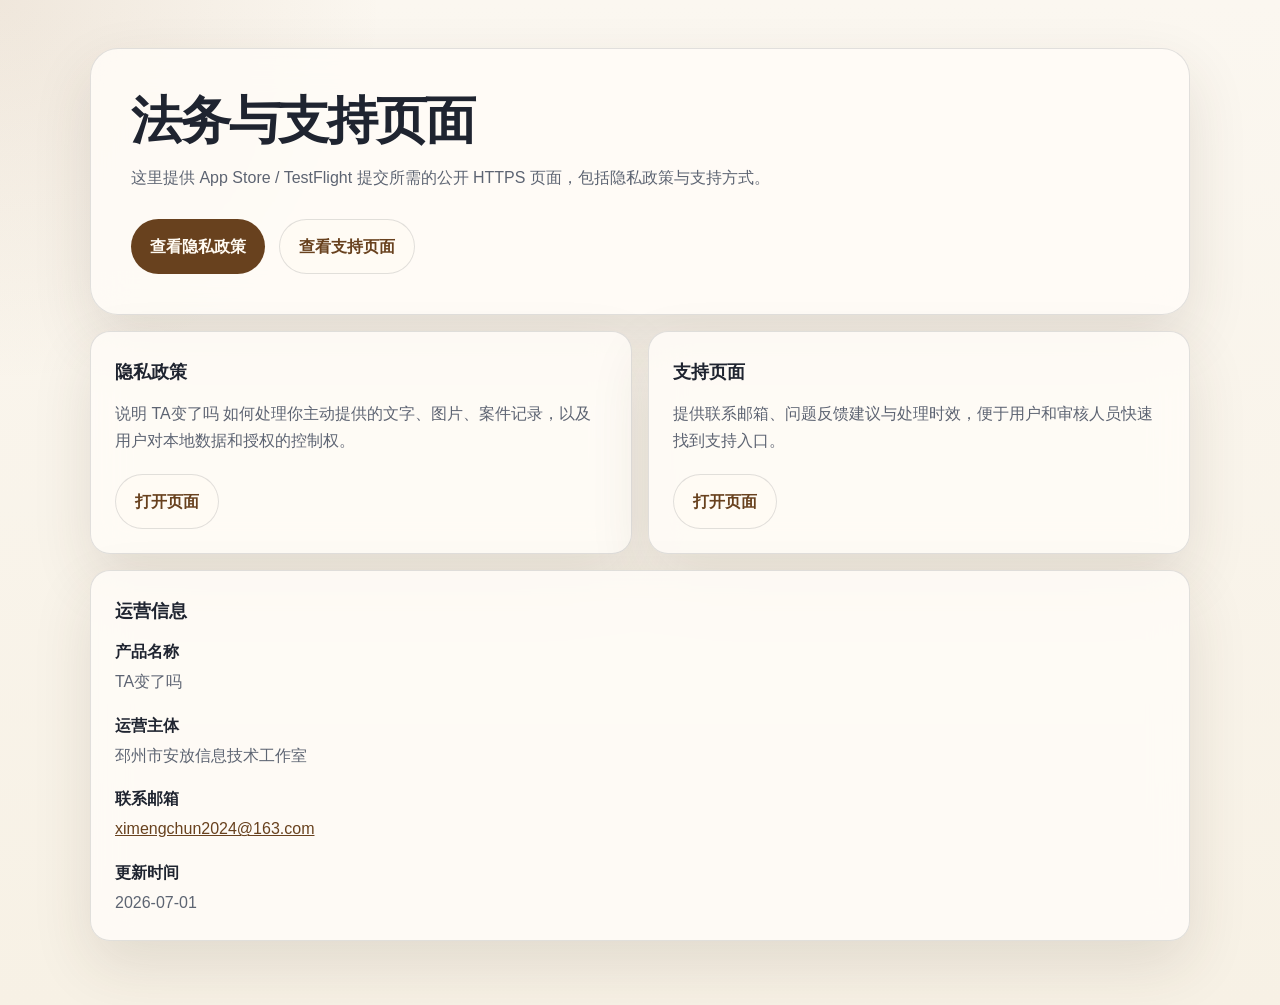
<file: index.html>
<!DOCTYPE html>
<html lang="zh-CN">
  <head>
    <meta charset="UTF-8" />
    <meta name="viewport" content="width=device-width, initial-scale=1.0" />
    <title>TA变了吗 | 法务与支持</title>
    <meta
      name="description"
      content="TA变了吗的隐私政策、支持方式与审核用公开链接。"
    />
    <link rel="stylesheet" href="./styles.css" />
  </head>
  <body>
    <main class="site-shell">
      <section class="hero-card">
        <h1>法务与支持页面</h1>
        <p class="hero-copy">
          这里提供 App Store / TestFlight 提交所需的公开 HTTPS 页面，包括隐私政策与支持方式。
        </p>
        <div class="action-row">
          <a class="primary-link" href="./privacy.html">查看隐私政策</a>
          <a class="secondary-link" href="./support.html">查看支持页面</a>
        </div>
      </section>

      <section class="panel-grid">
        <article class="info-panel">
          <h2>隐私政策</h2>
          <p>
            说明 TA变了吗 如何处理你主动提供的文字、图片、案件记录，以及用户对本地数据和授权的控制权。
          </p>
          <a href="./privacy.html">打开页面</a>
        </article>

        <article class="info-panel">
          <h2>支持页面</h2>
          <p>
            提供联系邮箱、问题反馈建议与处理时效，便于用户和审核人员快速找到支持入口。
          </p>
          <a href="./support.html">打开页面</a>
        </article>
      </section>

      <section class="meta-card">
        <h2>运营信息</h2>
        <dl class="meta-list">
          <div>
            <dt>产品名称</dt>
            <dd>TA变了吗</dd>
          </div>
          <div>
            <dt>运营主体</dt>
            <dd>邳州市安放信息技术工作室</dd>
          </div>
          <div>
            <dt>联系邮箱</dt>
            <dd>
              <a href="mailto:ximengchun2024@163.com">ximengchun2024@163.com</a>
            </dd>
          </div>
          <div>
            <dt>更新时间</dt>
            <dd>2026-07-01</dd>
          </div>
        </dl>
      </section>
    </main>
  </body>
</html>
</file>
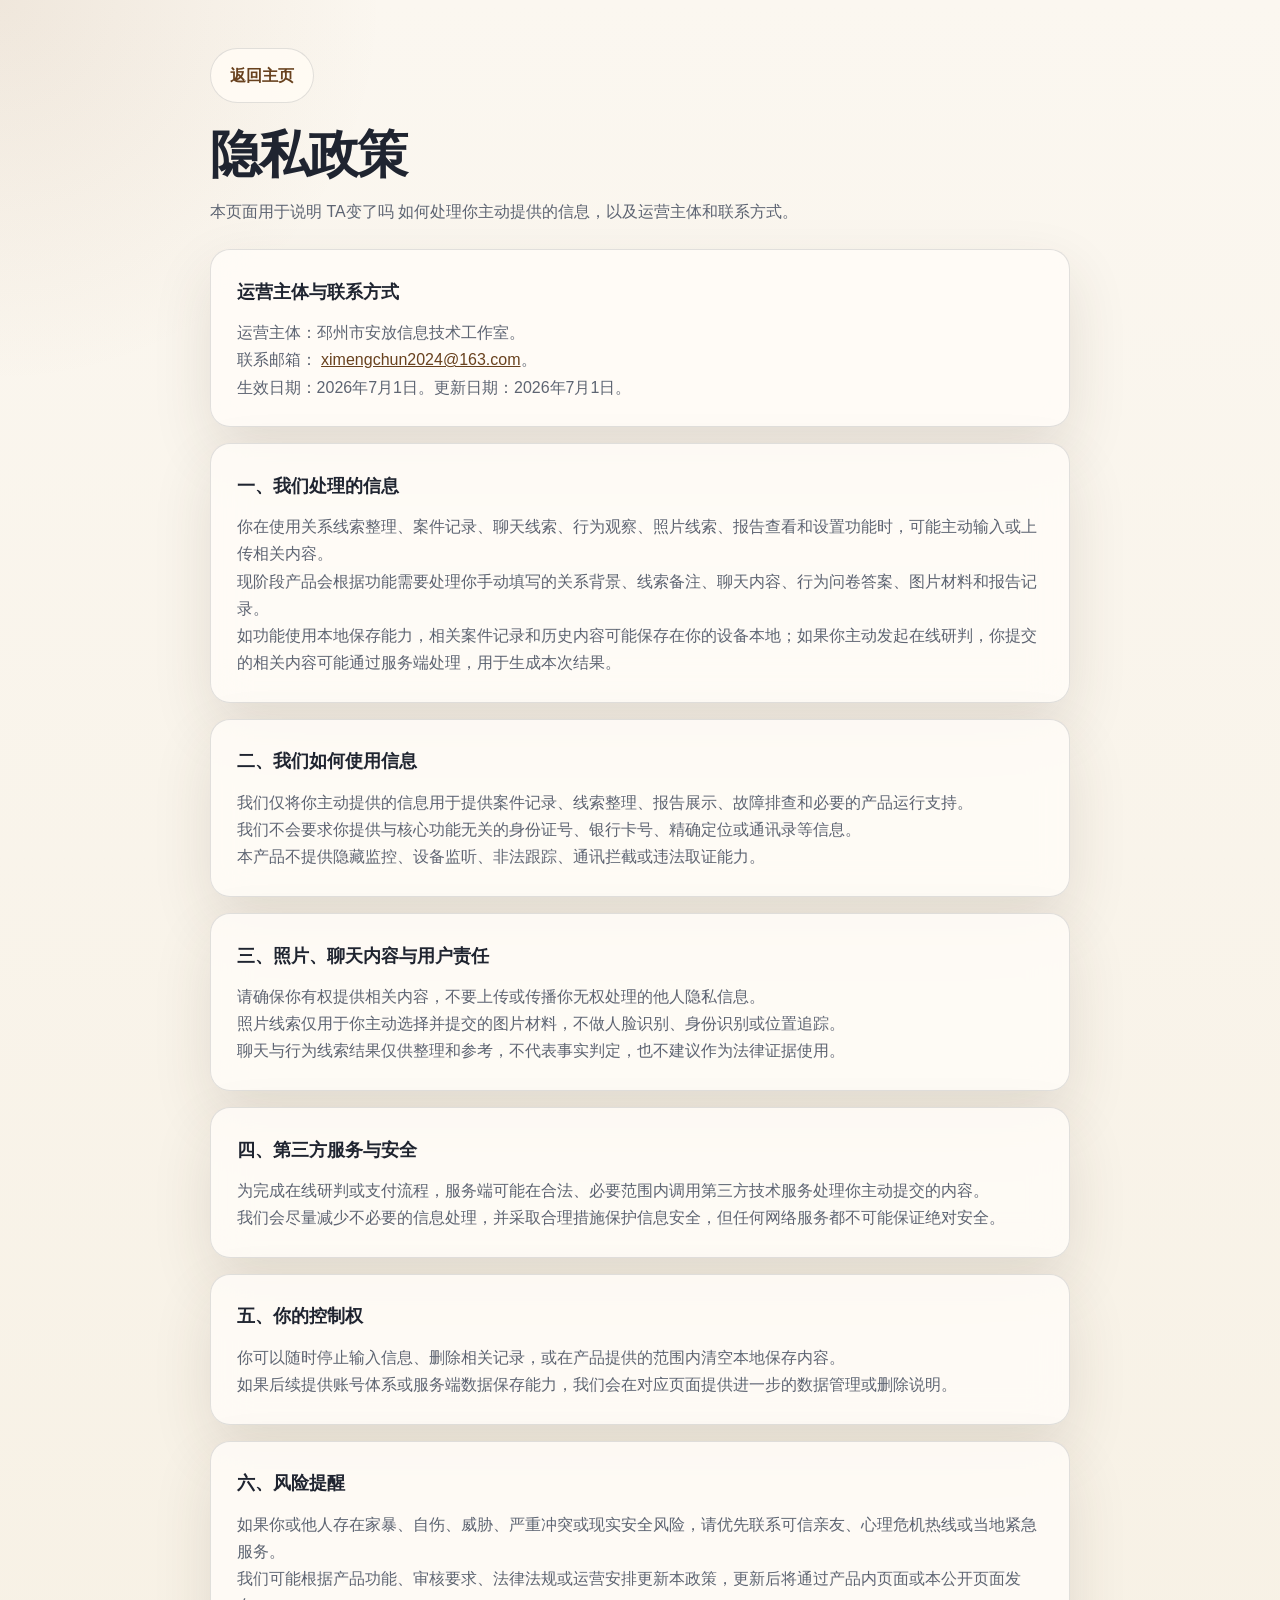
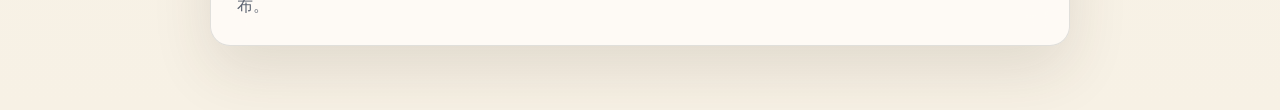
<file: privacy.html>
<!DOCTYPE html>
<html lang="zh-CN">
  <head>
    <meta charset="UTF-8" />
    <meta name="viewport" content="width=device-width, initial-scale=1.0" />
    <title>TA变了吗 | 隐私政策</title>
    <meta
      name="description"
      content="TA变了吗隐私政策，说明信息处理、本地保存、照片权限与联系方式。"
    />
    <link rel="stylesheet" href="./styles.css" />
  </head>
  <body>
    <main class="site-shell legal-shell">
      <a class="back-link" href="./index.html">返回主页</a>

      <header class="legal-header">
        <h1>隐私政策</h1>
        <p>
          本页面用于说明 TA变了吗 如何处理你主动提供的信息，以及运营主体和联系方式。
        </p>
      </header>

      <section class="legal-section">
        <h2>运营主体与联系方式</h2>
        <p>运营主体：邳州市安放信息技术工作室。</p>
        <p>
          联系邮箱：
          <a href="mailto:ximengchun2024@163.com">ximengchun2024@163.com</a>。
        </p>
        <p>生效日期：2026年7月1日。更新日期：2026年7月1日。</p>
      </section>

      <section class="legal-section">
        <h2>一、我们处理的信息</h2>
        <p>
          你在使用关系线索整理、案件记录、聊天线索、行为观察、照片线索、报告查看和设置功能时，可能主动输入或上传相关内容。
        </p>
        <p>
          现阶段产品会根据功能需要处理你手动填写的关系背景、线索备注、聊天内容、行为问卷答案、图片材料和报告记录。
        </p>
        <p>
          如功能使用本地保存能力，相关案件记录和历史内容可能保存在你的设备本地；如果你主动发起在线研判，你提交的相关内容可能通过服务端处理，用于生成本次结果。
        </p>
      </section>

      <section class="legal-section">
        <h2>二、我们如何使用信息</h2>
        <p>
          我们仅将你主动提供的信息用于提供案件记录、线索整理、报告展示、故障排查和必要的产品运行支持。
        </p>
        <p>
          我们不会要求你提供与核心功能无关的身份证号、银行卡号、精确定位或通讯录等信息。
        </p>
        <p>
          本产品不提供隐藏监控、设备监听、非法跟踪、通讯拦截或违法取证能力。
        </p>
      </section>

      <section class="legal-section">
        <h2>三、照片、聊天内容与用户责任</h2>
        <p>请确保你有权提供相关内容，不要上传或传播你无权处理的他人隐私信息。</p>
        <p>
          照片线索仅用于你主动选择并提交的图片材料，不做人脸识别、身份识别或位置追踪。
        </p>
        <p>
          聊天与行为线索结果仅供整理和参考，不代表事实判定，也不建议作为法律证据使用。
        </p>
      </section>

      <section class="legal-section">
        <h2>四、第三方服务与安全</h2>
        <p>
          为完成在线研判或支付流程，服务端可能在合法、必要范围内调用第三方技术服务处理你主动提交的内容。
        </p>
        <p>
          我们会尽量减少不必要的信息处理，并采取合理措施保护信息安全，但任何网络服务都不可能保证绝对安全。
        </p>
      </section>

      <section class="legal-section">
        <h2>五、你的控制权</h2>
        <p>你可以随时停止输入信息、删除相关记录，或在产品提供的范围内清空本地保存内容。</p>
        <p>
          如果后续提供账号体系或服务端数据保存能力，我们会在对应页面提供进一步的数据管理或删除说明。
        </p>
      </section>

      <section class="legal-section">
        <h2>六、风险提醒</h2>
        <p>
          如果你或他人存在家暴、自伤、威胁、严重冲突或现实安全风险，请优先联系可信亲友、心理危机热线或当地紧急服务。
        </p>
        <p>
          我们可能根据产品功能、审核要求、法律法规或运营安排更新本政策，更新后将通过产品内页面或本公开页面发布。
        </p>
      </section>
    </main>
  </body>
</html>
</file>
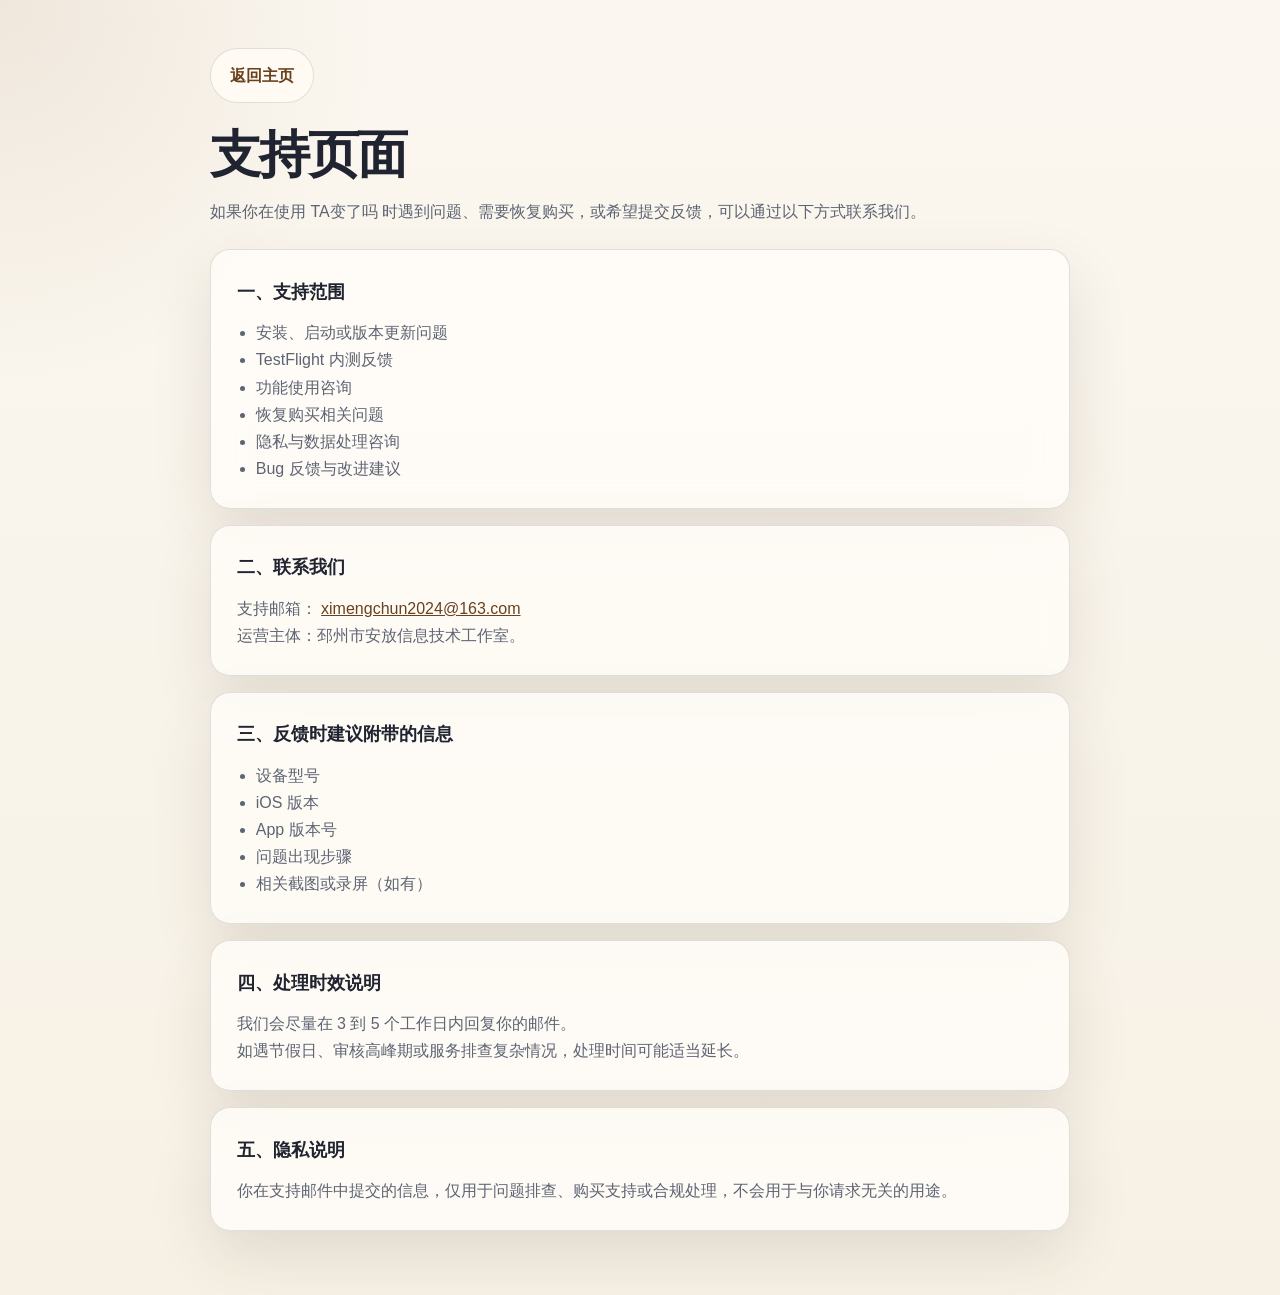
<file: support.html>
<!DOCTYPE html>
<html lang="zh-CN">
  <head>
    <meta charset="UTF-8" />
    <meta name="viewport" content="width=device-width, initial-scale=1.0" />
    <title>TA变了吗 | 支持页面</title>
    <meta
      name="description"
      content="TA变了吗支持页面，包含联系邮箱、反馈建议、购买恢复与隐私相关咨询入口。"
    />
    <link rel="stylesheet" href="./styles.css" />
  </head>
  <body>
    <main class="site-shell legal-shell">
      <a class="back-link" href="./index.html">返回主页</a>

      <header class="legal-header">
        <h1>支持页面</h1>
        <p>
          如果你在使用 TA变了吗 时遇到问题、需要恢复购买，或希望提交反馈，可以通过以下方式联系我们。
        </p>
      </header>

      <section class="legal-section">
        <h2>一、支持范围</h2>
        <ul class="legal-list">
          <li>安装、启动或版本更新问题</li>
          <li>TestFlight 内测反馈</li>
          <li>功能使用咨询</li>
          <li>恢复购买相关问题</li>
          <li>隐私与数据处理咨询</li>
          <li>Bug 反馈与改进建议</li>
        </ul>
      </section>

      <section class="legal-section">
        <h2>二、联系我们</h2>
        <p>
          支持邮箱：
          <a href="mailto:ximengchun2024@163.com">ximengchun2024@163.com</a>
        </p>
        <p>运营主体：邳州市安放信息技术工作室。</p>
      </section>

      <section class="legal-section">
        <h2>三、反馈时建议附带的信息</h2>
        <ul class="legal-list">
          <li>设备型号</li>
          <li>iOS 版本</li>
          <li>App 版本号</li>
          <li>问题出现步骤</li>
          <li>相关截图或录屏（如有）</li>
        </ul>
      </section>

      <section class="legal-section">
        <h2>四、处理时效说明</h2>
        <p>我们会尽量在 3 到 5 个工作日内回复你的邮件。</p>
        <p>如遇节假日、审核高峰期或服务排查复杂情况，处理时间可能适当延长。</p>
      </section>

      <section class="legal-section">
        <h2>五、隐私说明</h2>
        <p>
          你在支持邮件中提交的信息，仅用于问题排查、购买支持或合规处理，不会用于与你请求无关的用途。
        </p>
      </section>
    </main>
  </body>
</html>
</file>
<file: styles.css>
:root {
  --paper: #f7f1e5;
  --paper-strong: #efe4cf;
  --ink: #1f2430;
  --ink-soft: #5d6472;
  --line: rgba(48, 55, 69, 0.14);
  --accent: #8a5a2b;
  --accent-deep: #68411e;
  --card: rgba(255, 252, 247, 0.86);
  --shadow: 0 24px 60px rgba(63, 49, 34, 0.12);
  --radius-xl: 28px;
  --radius-lg: 20px;
  --radius-md: 14px;
}

* {
  box-sizing: border-box;
}

html {
  font-size: 16px;
}

body {
  margin: 0;
  min-height: 100vh;
  color: var(--ink);
  background:
    radial-gradient(circle at top left, rgba(138, 90, 43, 0.1), transparent 24rem),
    linear-gradient(180deg, #fbf7f0 0%, var(--paper) 100%);
  font-family: "PingFang SC", "Hiragino Sans GB", "Microsoft YaHei", sans-serif;
  line-height: 1.7;
}

a {
  color: var(--accent-deep);
}

.site-shell {
  width: min(1100px, calc(100% - 2rem));
  margin: 0 auto;
  padding: 3rem 0 4rem;
}

.hero-card,
.meta-card,
.legal-section,
.info-panel {
  background: var(--card);
  border: 1px solid var(--line);
  box-shadow: var(--shadow);
  backdrop-filter: blur(18px);
}

.hero-card {
  padding: 2.5rem;
  border-radius: var(--radius-xl);
}

.hero-card h1,
.legal-header h1 {
  margin: 0.25rem 0 1rem;
  font-size: clamp(2rem, 4vw, 3.6rem);
  line-height: 1.08;
  letter-spacing: -0.04em;
}

.hero-copy,
.legal-header p,
.info-panel p,
.meta-card dd,
.legal-section p,
.legal-list {
  margin: 0;
  color: var(--ink-soft);
}

.action-row {
  display: flex;
  flex-wrap: wrap;
  gap: 0.85rem;
  margin-top: 1.75rem;
}

.primary-link,
.secondary-link,
.back-link,
.info-panel a {
  display: inline-flex;
  align-items: center;
  justify-content: center;
  min-height: 2.9rem;
  padding: 0.8rem 1.2rem;
  border-radius: 999px;
  text-decoration: none;
  font-weight: 700;
}

.primary-link {
  background: var(--accent-deep);
  color: #fffaf2;
}

.secondary-link,
.back-link,
.info-panel a {
  border: 1px solid var(--line);
  background: rgba(255, 251, 244, 0.92);
}

.panel-grid {
  display: grid;
  grid-template-columns: repeat(2, minmax(0, 1fr));
  gap: 1rem;
  margin-top: 1rem;
}

.info-panel,
.meta-card {
  border-radius: var(--radius-lg);
  padding: 1.5rem;
}

.info-panel h2,
.meta-card h2,
.legal-section h2 {
  margin: 0 0 0.75rem;
  font-size: 1.15rem;
}

.info-panel a {
  margin-top: 1.25rem;
}

.meta-card {
  margin-top: 1rem;
}

.meta-list {
  display: grid;
  gap: 1rem;
  margin: 0;
}

.meta-list div {
  display: grid;
  gap: 0.2rem;
}

.meta-list dt {
  color: var(--ink);
  font-weight: 700;
}

.legal-shell {
  width: min(860px, calc(100% - 2rem));
}

.back-link {
  margin-bottom: 1rem;
}

.legal-header {
  padding: 0.25rem 0 0.5rem;
}

.legal-section {
  margin-top: 1rem;
  padding: 1.6rem;
  border-radius: var(--radius-lg);
}

.legal-list {
  padding-left: 1.2rem;
}

@media (max-width: 720px) {
  .site-shell {
    width: min(100% - 1rem, 100%);
    padding: 1rem 0 2.5rem;
  }

  .hero-card,
  .meta-card,
  .legal-section {
    padding: 1.25rem;
  }

  .panel-grid {
    grid-template-columns: 1fr;
  }
}
</file>
